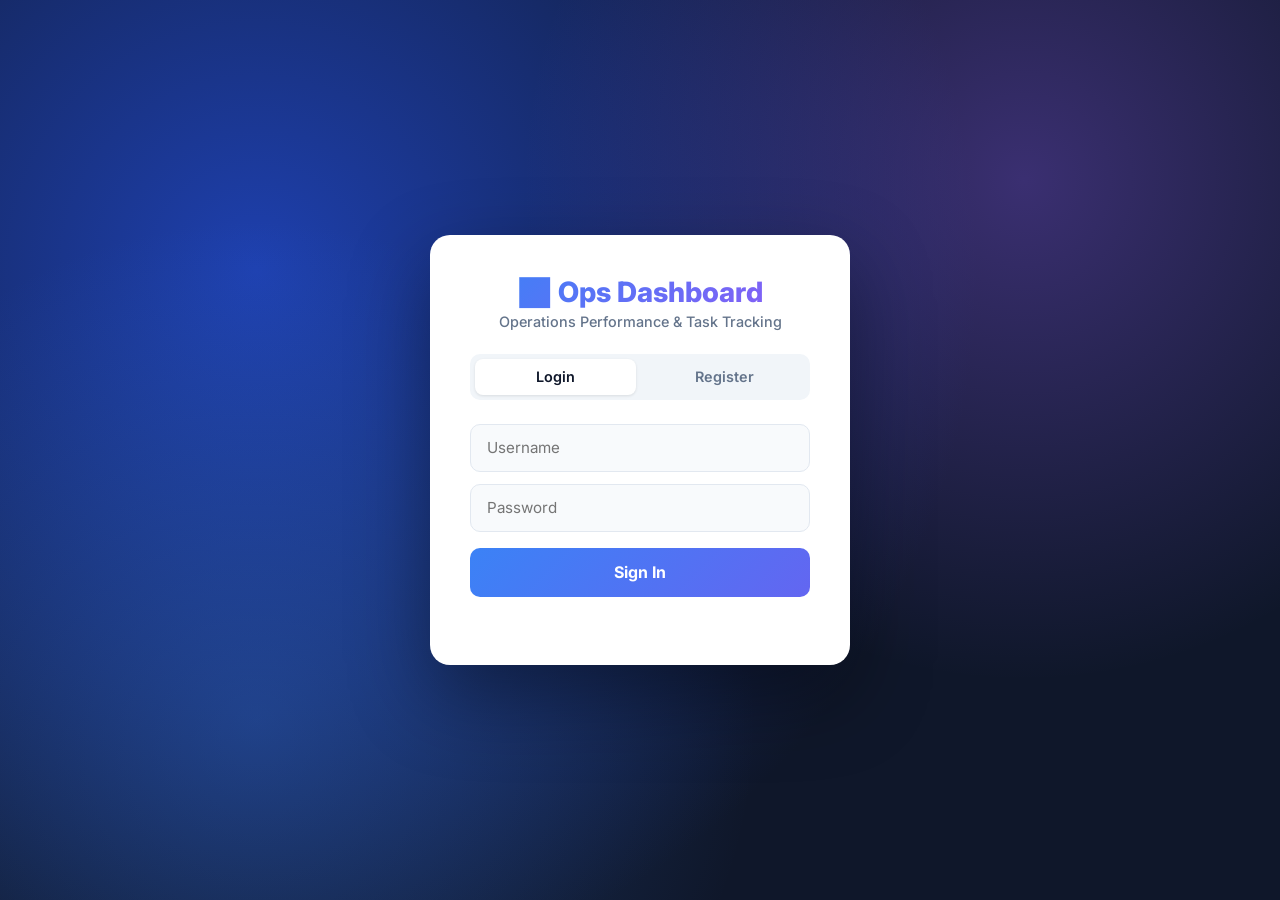
<file: ops-frontend/index.html>
<!DOCTYPE html>
<html lang="en">
<head>
    <meta charset="UTF-8">
    <meta name="viewport" content="width=device-width, initial-scale=1.0">
    <title>Ops Dashboard</title>
    <link rel="stylesheet" href="auth/auth.css">
</head>
<body class="auth-body">

<div class="auth-card">
    <h1>📊 Ops Dashboard</h1>
    <p class="subtitle">Operations Performance & Task Tracking</p>

    <div class="tabs">
        <button class="tab active" onclick="showTab('login', event)">Login</button>
        <button class="tab" onclick="showTab('register', event)">Register</button>
    </div>

    <div id="loginTab">
        <input type="text" id="loginUsername" placeholder="Username" autocomplete="username">
        <input type="password" id="loginPassword" placeholder="Password" autocomplete="current-password">
        <button class="primary" onclick="login()">Sign In</button>
    </div>

    <div id="registerTab" style="display:none">
        <input type="text" id="regFullName" placeholder="Full Name">
        <input type="email" id="regEmail" placeholder="Email">
        <input type="text" id="regUsername" placeholder="Username" autocomplete="username">
        <input type="password" id="regPassword" placeholder="Password" autocomplete="new-password">
        <select id="regRole">
            <option value="EMPLOYEE">Employee</option>
            <option value="MANAGER">Manager</option>
            <option value="ADMIN">Admin</option>
        </select>
        <button class="primary" onclick="register()">Create Account</button>
    </div>

    <p id="errorMsg" class="error"></p>
</div>

<script src="config.js"></script>
<script src="auth/auth.js"></script>
</body>
</html>
</file>
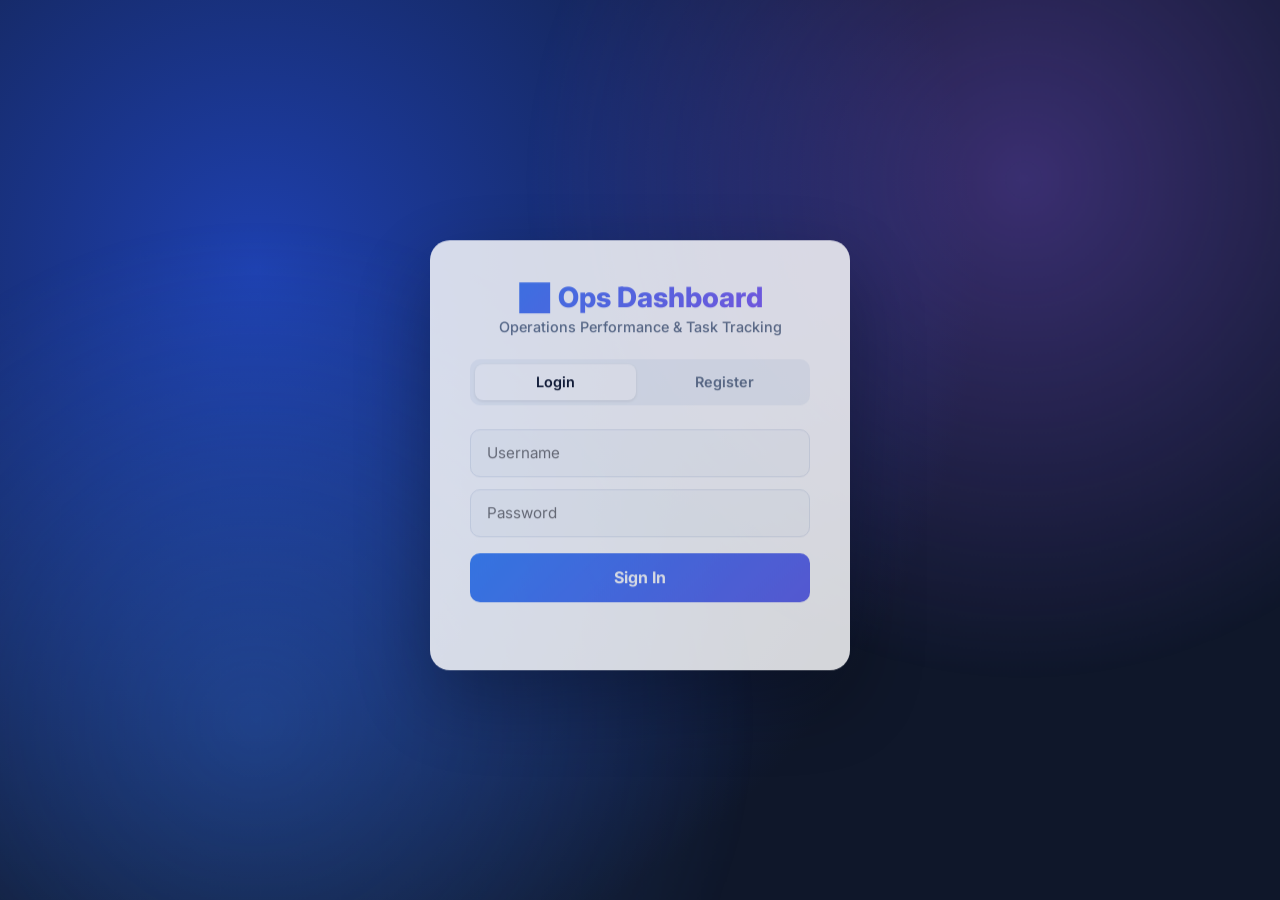
<file: ops-frontend/auth/login.html>
<!DOCTYPE html>
<html>
<head>
    <meta charset="UTF-8">
    <meta http-equiv="refresh" content="0; url=../index.html">
    <title>Redirecting...</title>
</head>
<body>
<p>Redirecting to log in... <a href="../index.html">Click here</a></p>
</body>
</html>
</file>
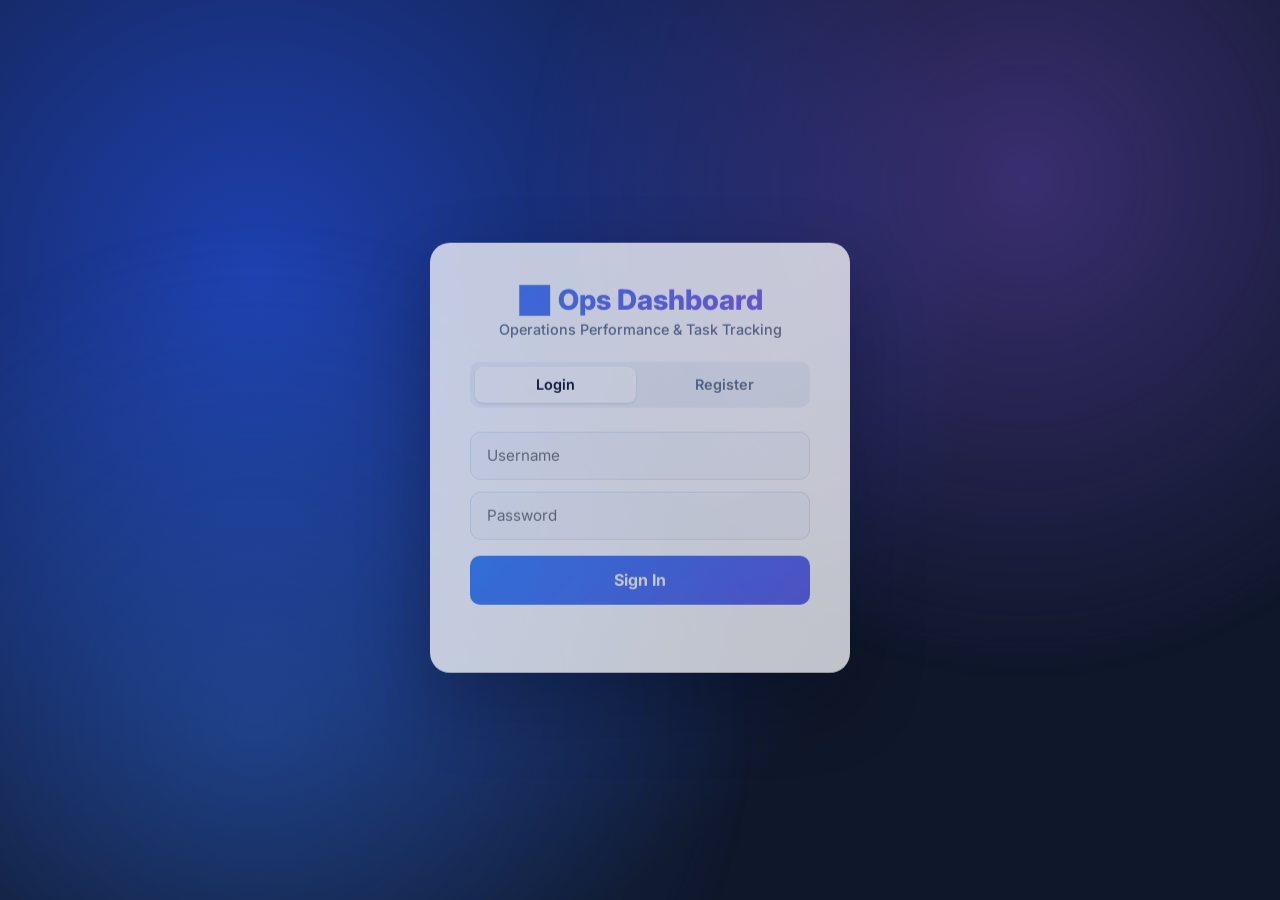
<file: ops-frontend/auth/register.html>
<!DOCTYPE html>
<html>
<head>
    <meta charset="UTF-8">
    <meta http-equiv="refresh" content="0; url=../index.html">
    <title>Redirecting...</title>
</head>
<body>
<p>Redirecting to register... <a href="../index.html">Click here</a></p>
</body>
</html>
</file>
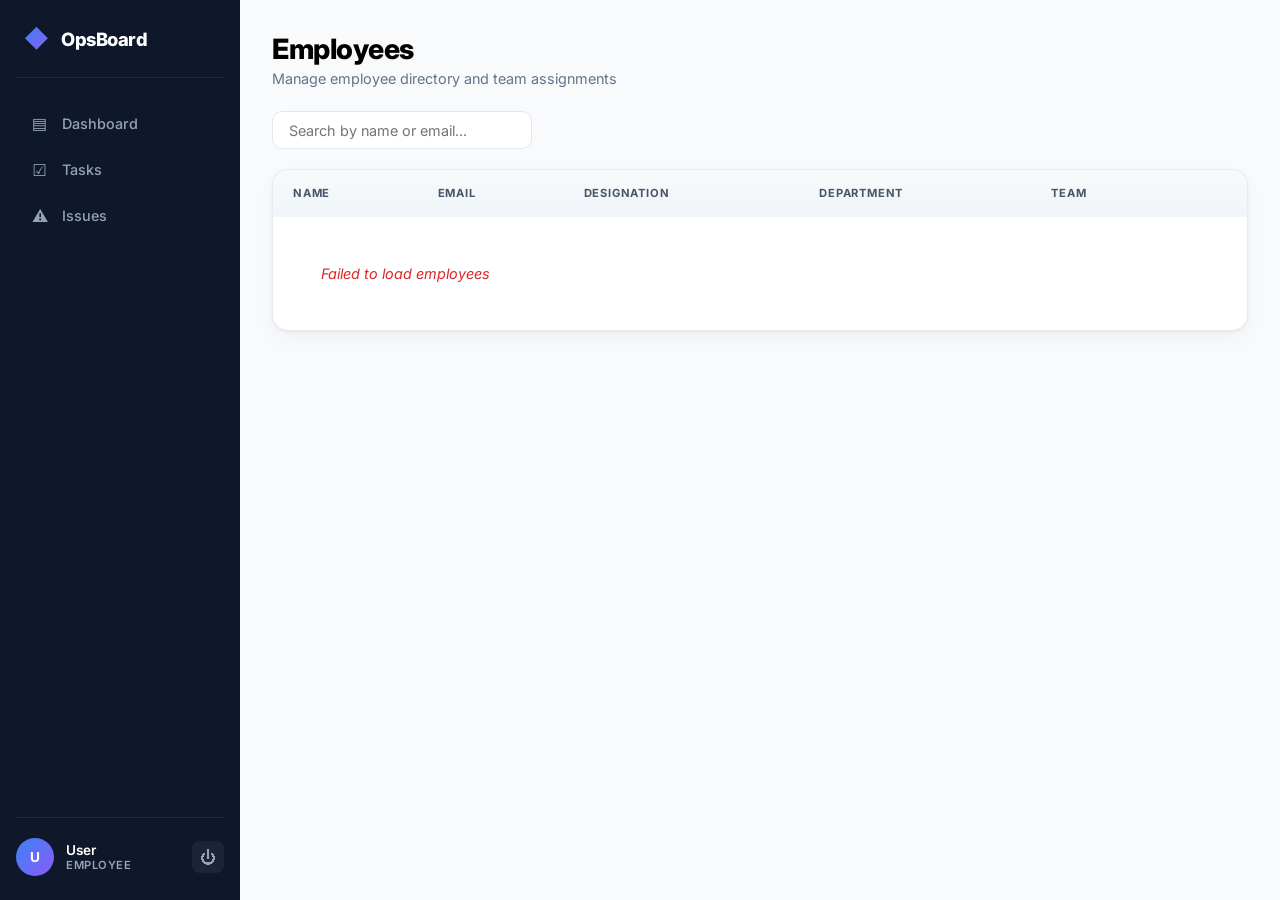
<file: ops-frontend/employees/employees.html>
<!DOCTYPE html>
<html lang="en">
<head>
    <meta charset="UTF-8">
    <meta name="viewport" content="width=device-width, initial-scale=1.0">
    <title>Employees · OpsBoard</title>
    <link rel="stylesheet" href="../dashboard/dashboard.css">
    <link rel="stylesheet" href="../tasks/tasks.css">
</head>
<body class="app-body">

<aside class="sidebar">
    <div class="logo">
        <span class="logo-icon">◆</span>
        <span class="logo-text">OpsBoard</span>
    </div>
    <nav class="nav">
    <a href="../dashboard/dashboard.html" class="nav-item"><span class="nav-icon">▤</span> Dashboard</a>
    <a href="../tasks/tasks.html" class="nav-item"><span class="nav-icon">☑</span> Tasks</a>
    <a href="employees.html" class="nav-item active" data-role="ADMIN"><span class="nav-icon">👤</span> Employees</a>
    <a href="../teams/teams.html" class="nav-item" data-role="ADMIN,MANAGER"><span class="nav-icon">👥</span> Teams</a>
    <a href="../sla/sla.html" class="nav-item" data-role="ADMIN,MANAGER"><span class="nav-icon">⏱</span> SLA</a>
    <a href="../issues/issues.html" class="nav-item"><span class="nav-icon">⚠</span> Issues</a>
    <a href="../escalations/escalations.html" class="nav-item" data-role="ADMIN,MANAGER"><span class="nav-icon">⬆</span> Escalations</a>
    <a href="../reports/reports.html" class="nav-item" data-role="ADMIN,MANAGER"><span class="nav-icon">📊</span> Reports</a>
</nav>
    <div class="sidebar-footer">
        <div class="user-avatar" id="avatarInitials">--</div>
        <div class="user-meta">
            <div class="user-name" id="userLabelSide">Loading...</div>
            <div class="user-role" id="userRoleSide">—</div>
        </div>
        <button class="logout-btn" onclick="Auth.logout()" title="Logout">⏻</button>
    </div>
</aside>

<main class="main">
    <header class="main-header">
        <div>
            <h1>Employees</h1>
            <p class="subtext">Manage employee directory and team assignments</p>
        </div>
        <button class="primary" onclick="openForm()" data-perm="employee.create">+ New Employee</button>
    </header>

    <div class="toolbar">
        <input type="text" id="searchBox" placeholder="Search by name or email..." oninput="filterList()" class="search">
    </div>

    <table class="data-table">
        <thead>
        <tr>
            <th>Name</th>
            <th>Email</th>
            <th>Designation</th>
            <th>Department</th>
            <th>Team</th>
            <th></th>
        </tr>
        </thead>
        <tbody id="employeeBody">
        <tr><td colspan="6" class="loading">Loading employees...</td></tr>
        </tbody>
    </table>
</main>

<div id="employeeModal" class="modal" style="display:none">
    <div class="modal-content">
        <h3 id="modalTitle">New Employee</h3>
        <input id="empId" type="hidden">
        <input id="empFullName" placeholder="Full Name">
        <input id="empEmail" type="email" placeholder="Email">
        <input id="empDesignation" placeholder="Designation (e.g., Software Engineer)">
        <input id="empDepartment" placeholder="Department (e.g., Engineering)">
        <select id="empTeam">
            <option value="">— No Team —</option>
        </select>
        <div class="modal-actions">
            <button class="ghost" onclick="closeForm()">Cancel</button>
            <button class="primary" onclick="saveEmployee()">Save</button>
        </div>
    </div>
</div>

<script src="../config.js"></script>

<script src="employees.js"></script>
</body>
</html>
</file>
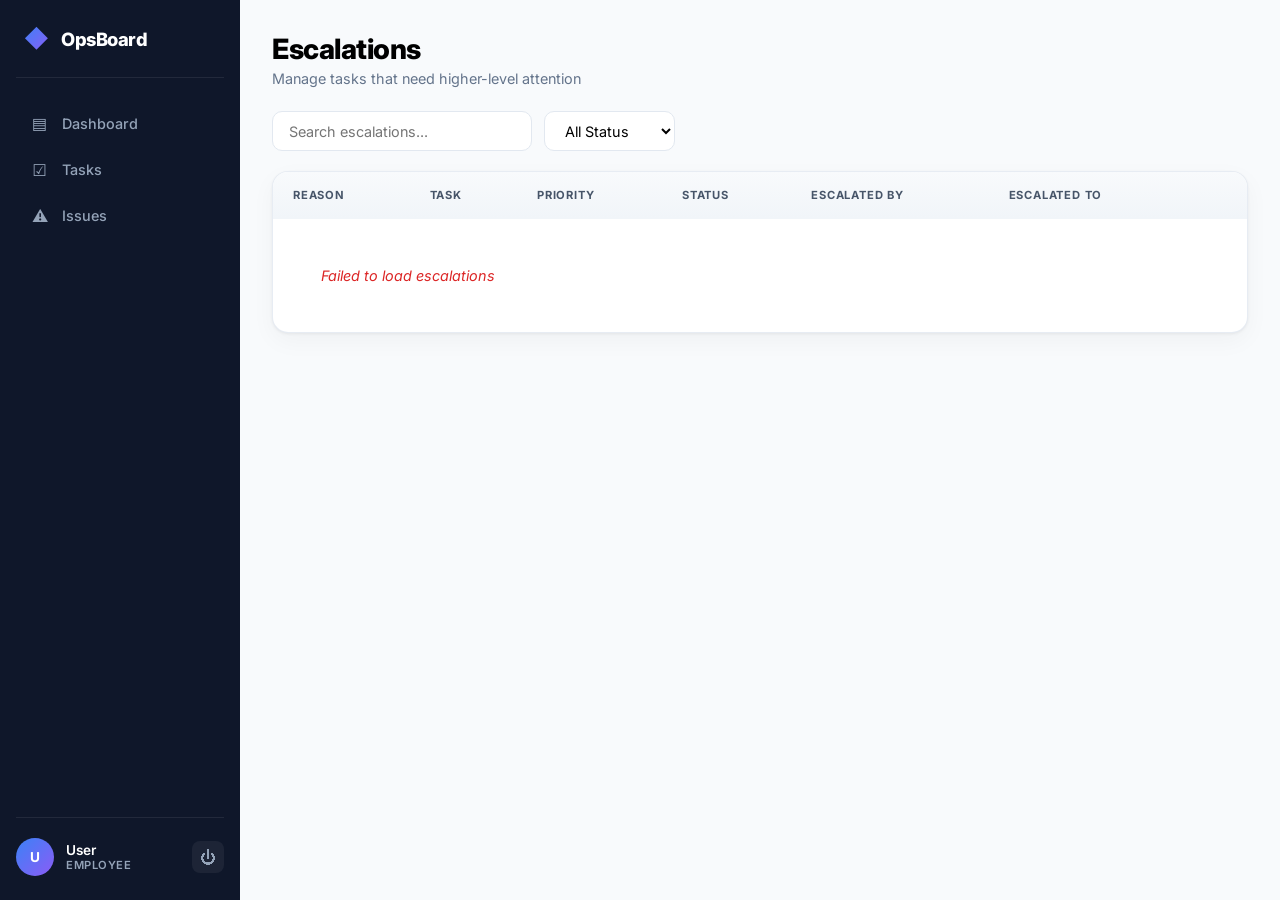
<file: ops-frontend/escalations/escalations.html>
<!DOCTYPE html>
<html lang="en">
<head>
    <meta charset="UTF-8">
    <meta name="viewport" content="width=device-width, initial-scale=1.0">
    <title>Escalations · OpsBoard</title>
    <link rel="stylesheet" href="../dashboard/dashboard.css">
    <link rel="stylesheet" href="../tasks/tasks.css">
    <link rel="stylesheet" href="escalations.css">
</head>
<body class="app-body">

<aside class="sidebar">
    <div class="logo">
        <span class="logo-icon">◆</span>
        <span class="logo-text">OpsBoard</span>
    </div>
    <nav class="nav">
    <a href="../dashboard/dashboard.html" class="nav-item"><span class="nav-icon">▤</span> Dashboard</a>
    <a href="../tasks/tasks.html" class="nav-item"><span class="nav-icon">☑</span> Tasks</a>
    <a href="../employees/employees.html" class="nav-item" data-role="ADMIN"><span class="nav-icon">👤</span> Employees</a>
    <a href="../teams/teams.html" class="nav-item" data-role="ADMIN,MANAGER"><span class="nav-icon">👥</span> Teams</a>
    <a href="../sla/sla.html" class="nav-item" data-role="ADMIN,MANAGER"><span class="nav-icon">⏱</span> SLA</a>
    <a href="../issues/issues.html" class="nav-item"><span class="nav-icon">⚠</span> Issues</a>
    <a href="escalations.html" class="nav-item active" data-role="ADMIN,MANAGER"><span class="nav-icon">⬆</span> Escalations</a>
    <a href="../reports/reports.html" class="nav-item" data-role="ADMIN,MANAGER"><span class="nav-icon">📊</span> Reports</a>
</nav>
    <div class="sidebar-footer">
        <div class="user-avatar" id="avatarInitials">--</div>
        <div class="user-meta">
            <div class="user-name" id="userLabelSide">Loading...</div>
            <div class="user-role" id="userRoleSide">—</div>
        </div>
        <button class="logout-btn" onclick="Auth.logout()" title="Logout">⏻</button>
    </div>
</aside>

<main class="main">
    <header class="main-header">
        <div>
            <h1>Escalations</h1>
            <p class="subtext">Manage tasks that need higher-level attention</p>
        </div>
        <button class="primary" onclick="openForm()" data-perm="escalation.create">+ New Escalation</button>
        
    </header>

    <div class="toolbar">
        <input type="text" id="searchBox" placeholder="Search escalations..." oninput="filterList()" class="search">
        <select id="filterStatus" onchange="filterList()" class="search">
            <option value="">All Status</option>
            <option value="TODO">To Do</option>
            <option value="IN_PROGRESS">In Progress</option>
            <option value="REVIEW">Review</option>
            <option value="DONE">Done</option>
        </select>
    </div>

    <table class="data-table">
        <thead>
        <tr>
            <th>Reason</th>
            <th>Task</th>
            <th>Priority</th>
            <th>Status</th>
            <th>Escalated By</th>
            <th>Escalated To</th>
            <th></th>
        </tr>
        </thead>
        <tbody id="escalationBody">
        <tr><td colspan="7" class="loading">Loading escalations...</td></tr>
        </tbody>
    </table>
</main>

<div id="escalationModal" class="modal" style="display:none">
    <div class="modal-content">
        <h3>New Escalation</h3>
        <textarea id="escReason" placeholder="Reason for escalation"></textarea>
        <div class="row">
            <select id="escPriority">
                <option value="LOW">🟢 Low</option>
                <option value="MEDIUM">🔵 Medium</option>
                <option value="HIGH" selected>🟠 High</option>
                <option value="CRITICAL">🔴 Critical</option>
            </select>
            <select id="escStatus">
                <option value="TODO" selected>To Do</option>
                <option value="IN_PROGRESS">In Progress</option>
                <option value="REVIEW">Review</option>
                <option value="DONE">Done</option>
            </select>
        </div>
        <select id="escTask">
            <option value="">— Select Task —</option>
        </select>
        <select id="escEscalatedBy">
            <option value="">— Escalated By —</option>
        </select>
        <select id="escEscalatedTo">
            <option value="">— Escalated To —</option>
        </select>
        <div class="modal-actions">
            <button class="ghost" onclick="closeForm()">Cancel</button>
            <button class="primary" onclick="saveEscalation()">Save</button>
        </div>
    </div>
</div>
<script src="../config.js"></script>

<script src="escalations.js"></script>
</body>
</html>
</file>
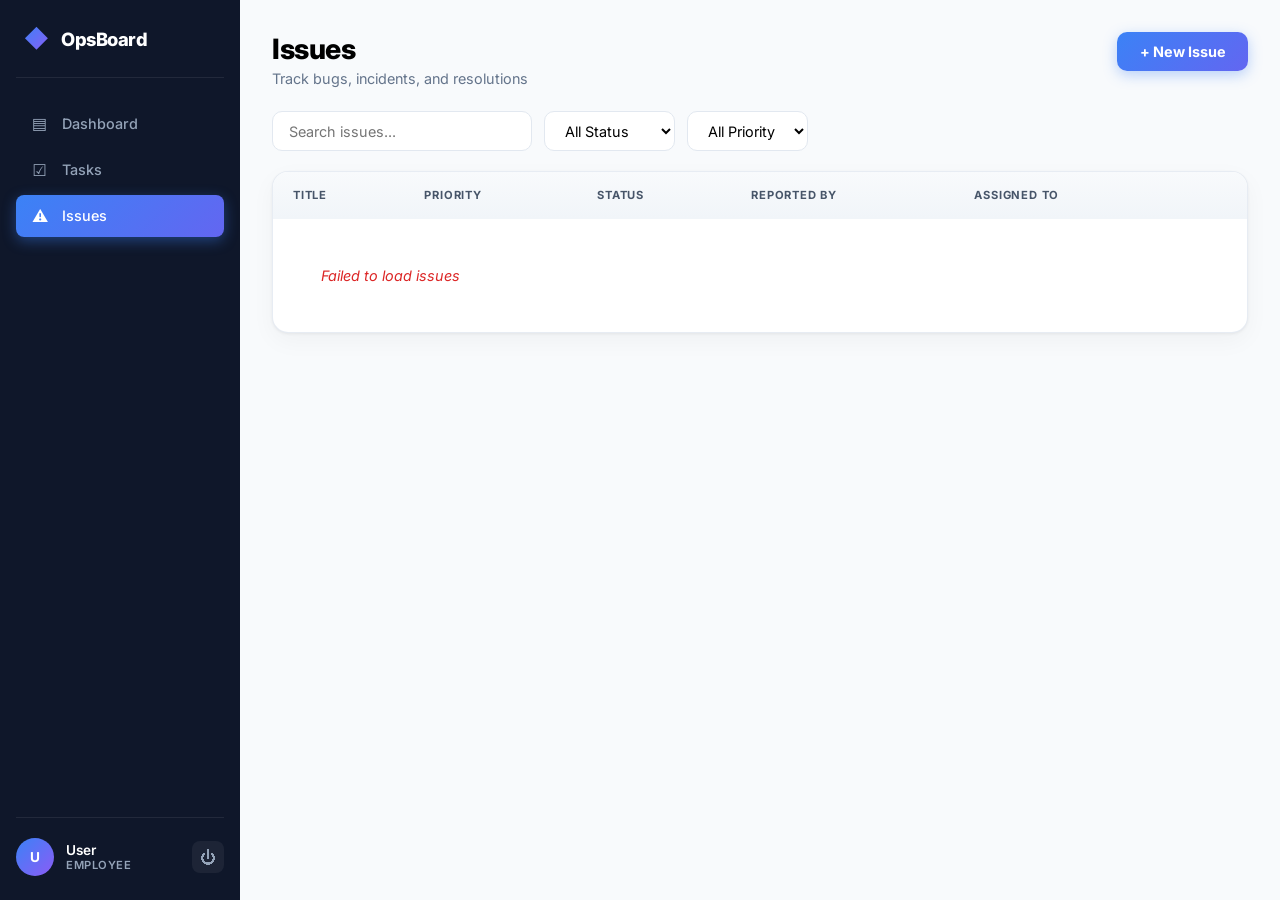
<file: ops-frontend/issues/issues.html>
<!DOCTYPE html>
<html lang="en">
<head>
    <meta charset="UTF-8">
    <meta name="viewport" content="width=device-width, initial-scale=1.0">
    <title>Issues · OpsBoard</title>
    <link rel="stylesheet" href="../dashboard/dashboard.css">
    <link rel="stylesheet" href="../tasks/tasks.css">
    <link rel="stylesheet" href="issues.css">
</head>
<body class="app-body">

<aside class="sidebar">
    <div class="logo">
        <span class="logo-icon">◆</span>
        <span class="logo-text">OpsBoard</span>
    </div>
    <nav class="nav">
    <a href="../dashboard/dashboard.html" class="nav-item"><span class="nav-icon">▤</span> Dashboard</a>
    <a href="../tasks/tasks.html" class="nav-item"><span class="nav-icon">☑</span> Tasks</a>
    <a href="../employees/employees.html" class="nav-item" data-role="ADMIN"><span class="nav-icon">👤</span> Employees</a>
    <a href="../teams/teams.html" class="nav-item" data-role="ADMIN,MANAGER"><span class="nav-icon">👥</span> Teams</a>
    <a href="../sla/sla.html" class="nav-item" data-role="ADMIN,MANAGER"><span class="nav-icon">⏱</span> SLA</a>
    <a href="issues.html" class="nav-item active"><span class="nav-icon">⚠</span> Issues</a>
    <a href="../escalations/escalations.html" class="nav-item" data-role="ADMIN,MANAGER"><span class="nav-icon">⬆</span> Escalations</a>
    <a href="../reports/reports.html" class="nav-item" data-role="ADMIN,MANAGER"><span class="nav-icon">📊</span> Reports</a>
</nav>
    <div class="sidebar-footer">
        <div class="user-avatar" id="avatarInitials">--</div>
        <div class="user-meta">
            <div class="user-name" id="userLabelSide">Loading...</div>
            <div class="user-role" id="userRoleSide">—</div>
        </div>
        <button class="logout-btn" onclick="Auth.logout()" title="Logout">⏻</button>
    </div>
</aside>

<main class="main">
    <header class="main-header">
        <div>
            <h1>Issues</h1>
            <p class="subtext">Track bugs, incidents, and resolutions</p>
        </div>
        <button class="primary" onclick="openForm()" data-perm="issue.create">+ New Issue</button>
    </header>

    <div class="toolbar">
        <input type="text" id="searchBox" placeholder="Search issues..." oninput="filterList()" class="search">
        <select id="filterStatus" onchange="filterList()" class="search">
            <option value="">All Status</option>
            <option value="OPEN">Open</option>
            <option value="IN_PROGRESS">In Progress</option>
            <option value="RESOLVED">Resolved</option>
            <option value="CLOSED">Closed</option>
        </select>
        <select id="filterPriority" onchange="filterList()" class="search">
            <option value="">All Priority</option>
            <option value="LOW">Low</option>
            <option value="MEDIUM">Medium</option>
            <option value="HIGH">High</option>
            <option value="CRITICAL">Critical</option>
        </select>
    </div>

    <table class="data-table">
        <thead>
        <tr>
            <th>Title</th>
            <th>Priority</th>
            <th>Status</th>
            <th>Reported By</th>
            <th>Assigned To</th>
            <th></th>
        </tr>
        </thead>
        <tbody id="issueBody">
        <tr><td colspan="6" class="loading">Loading issues...</td></tr>
        </tbody>
    </table>
</main>

<div id="issueModal" class="modal" style="display:none">
    <div class="modal-content">
        <h3>New Issue</h3>
        <input id="issueTitle" placeholder="Issue title">
        <textarea id="issueDesc" placeholder="Description"></textarea>
        <div class="row">
            <select id="issuePriority">
                <option value="LOW">🟢 Low</option>
                <option value="MEDIUM" selected>🔵 Medium</option>
                <option value="HIGH">🟠 High</option>
                <option value="CRITICAL">🔴 Critical</option>
            </select>
            <select id="issueStatus">
                <option value="OPEN" selected>Open</option>
                <option value="IN_PROGRESS">In Progress</option>
                <option value="RESOLVED">Resolved</option>
                <option value="CLOSED">Closed</option>
            </select>
        </div>
        <select id="issueReportedBy">
            <option value="">— Reported By —</option>
        </select>
        <select id="issueAssignee">
            <option value="">— Assigned To —</option>
        </select>
        <div class="modal-actions">
            <button class="ghost" onclick="closeForm()">Cancel</button>
            <button class="primary" onclick="saveIssue()">Save</button>
        </div>
    </div>
</div>

<script src="../config.js"></script>

<script src="issues.js"></script>
</body>
</html>
</file>
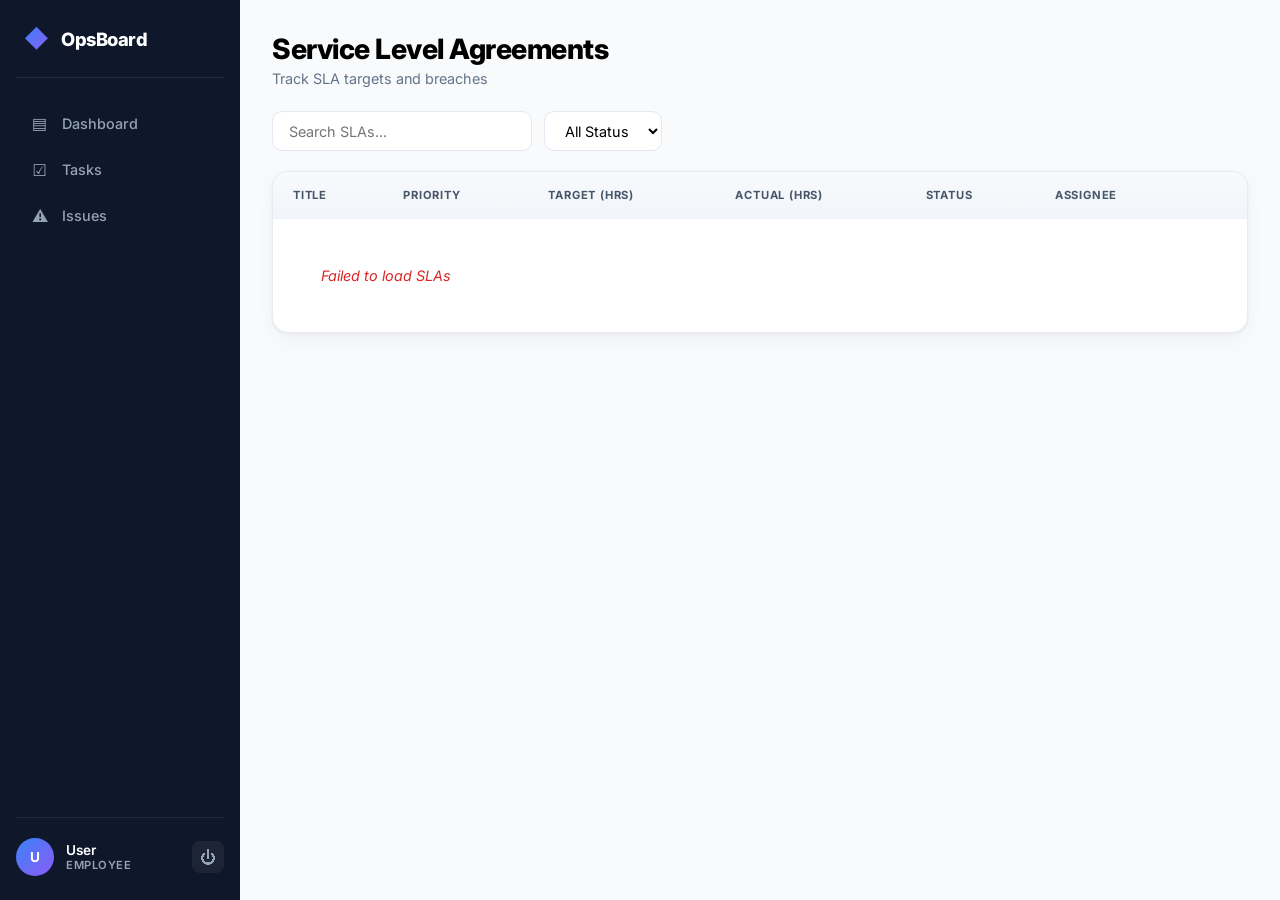
<file: ops-frontend/sla/sla.html>
<!DOCTYPE html>
<html lang="en">
<head>
    <meta charset="UTF-8">
    <meta name="viewport" content="width=device-width, initial-scale=1.0">
    <title>SLA · OpsBoard</title>
    <link rel="stylesheet" href="../dashboard/dashboard.css">
    <link rel="stylesheet" href="../tasks/tasks.css">
</head>
<body class="app-body">

<aside class="sidebar">
    <div class="logo">
        <span class="logo-icon">◆</span>
        <span class="logo-text">OpsBoard</span>
    </div>
    <nav class="nav">
    <a href="../dashboard/dashboard.html" class="nav-item"><span class="nav-icon">▤</span> Dashboard</a>
    <a href="../tasks/tasks.html" class="nav-item"><span class="nav-icon">☑</span> Tasks</a>
    <a href="../employees/employees.html" class="nav-item" data-role="ADMIN"><span class="nav-icon">👤</span> Employees</a>
    <a href="../teams/teams.html" class="nav-item" data-role="ADMIN,MANAGER"><span class="nav-icon">👥</span> Teams</a>
    <a href="sla.html" class="nav-item active" data-role="ADMIN,MANAGER"><span class="nav-icon">⏱</span> SLA</a>
    <a href="../issues/issues.html" class="nav-item"><span class="nav-icon">⚠</span> Issues</a>
    <a href="../escalations/escalations.html" class="nav-item" data-role="ADMIN,MANAGER"><span class="nav-icon">⬆</span> Escalations</a>
    <a href="../reports/reports.html" class="nav-item" data-role="ADMIN,MANAGER"><span class="nav-icon">📊</span> Reports</a>
</nav>
    <div class="sidebar-footer">
        <div class="user-avatar" id="avatarInitials">--</div>
        <div class="user-meta">
            <div class="user-name" id="userLabelSide">Loading...</div>
            <div class="user-role" id="userRoleSide">—</div>
        </div>
        <button class="logout-btn" onclick="Auth.logout()" title="Logout">⏻</button>
    </div>
</aside>

<main class="main">
    <header class="main-header">
        <div>
            <h1>Service Level Agreements</h1>
            <p class="subtext">Track SLA targets and breaches</p>
        </div>
        <button class="primary" onclick="openForm()" data-perm="sla.create">+ New SLA</button>
    </header>

    <div class="toolbar">
        <input type="text" id="searchBox" placeholder="Search SLAs..." oninput="filterList()" class="search">
        <select id="filterStatus" onchange="filterList()" class="search">
            <option value="">All Status</option>
            <option value="ON_TRACK">On Track</option>
            <option value="AT_RISK">At Risk</option>
            <option value="BREACHED">Breached</option>
            <option value="MET">Met</option>
        </select>
    </div>

    <table class="data-table">
        <thead>
        <tr>
            <th>Title</th>
            <th>Priority</th>
            <th>Target (hrs)</th>
            <th>Actual (hrs)</th>
            <th>Status</th>
            <th>Assignee</th>
            <th></th>
        </tr>
        </thead>
        <tbody id="slaBody">
        <tr><td colspan="7" class="loading">Loading SLAs...</td></tr>
        </tbody>
    </table>
</main>

<div id="slaModal" class="modal" style="display:none">
    <div class="modal-content">
        <h3>New SLA Record</h3>
        <input id="slaTitle" placeholder="SLA title">
        <div class="row">
            <select id="slaPriority">
                <option value="LOW">🟢 Low</option>
                <option value="MEDIUM" selected>🔵 Medium</option>
                <option value="HIGH">🟠 High</option>
                <option value="CRITICAL">🔴 Critical</option>
            </select>
            <select id="slaStatus">
                <option value="ON_TRACK" selected>On Track</option>
                <option value="AT_RISK">At Risk</option>
                <option value="BREACHED">Breached</option>
                <option value="MET">Met</option>
            </select>
        </div>
        <div class="row">
            <input id="slaTargetHours" type="number" placeholder="Target hours" min="1">
            <input id="slaActualHours" type="number" placeholder="Actual hours" min="0">
        </div>
        <select id="slaAssignee">
            <option value="">— Unassigned —</option>
        </select>
        <div class="modal-actions">
            <button class="ghost" onclick="closeForm()">Cancel</button>
            <button class="primary" onclick="saveSLA()">Save</button>
        </div>
    </div>
</div>
<script src="../config.js"></script>

<script src="sla.js"></script>
</body>
</html>
</file>
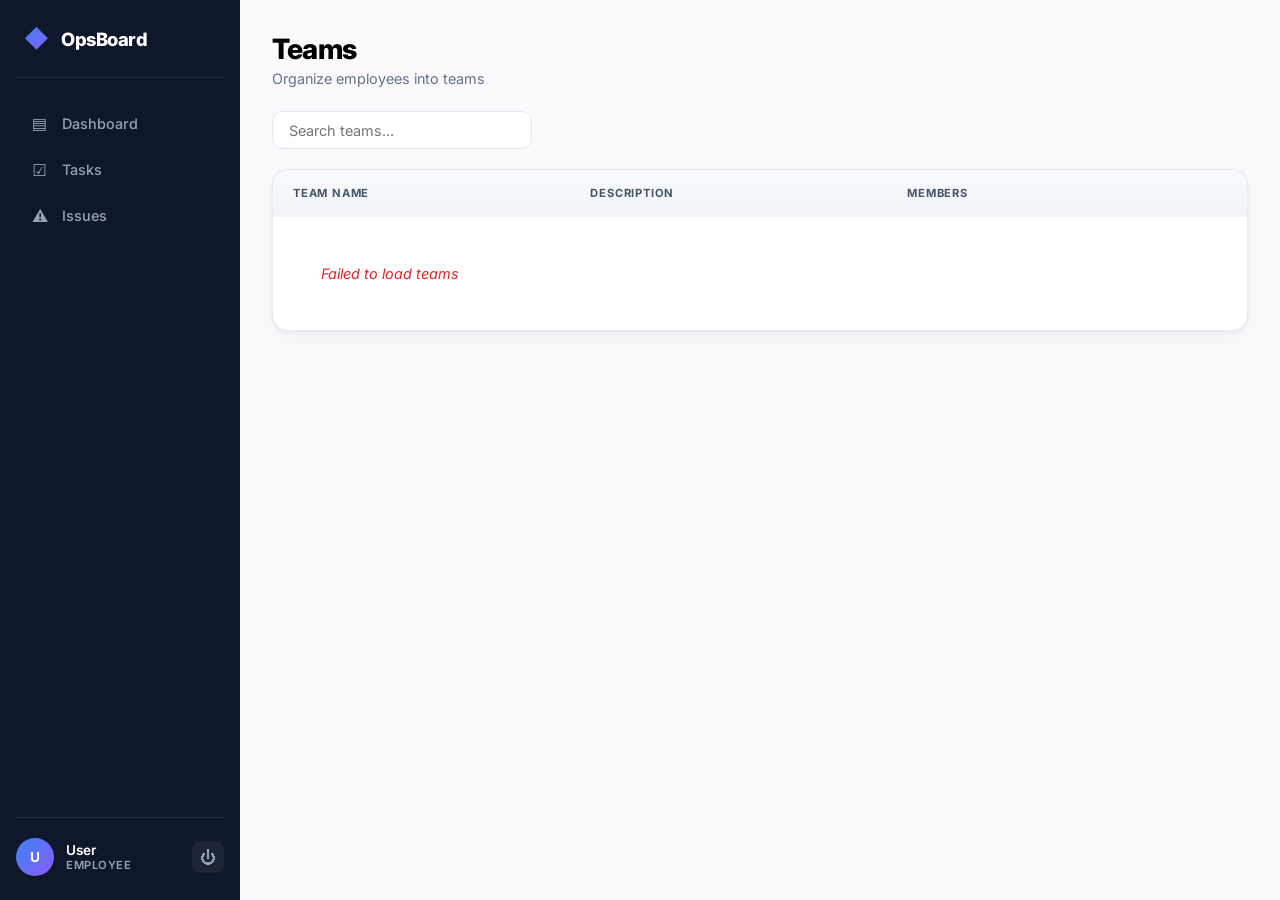
<file: ops-frontend/teams/teams.html>
<!DOCTYPE html>
<html lang="en">
<head>
    <meta charset="UTF-8">
    <meta name="viewport" content="width=device-width, initial-scale=1.0">
    <title>Teams · OpsBoard</title>
    <link rel="stylesheet" href="../dashboard/dashboard.css">
    <link rel="stylesheet" href="../tasks/tasks.css">
</head>
<body class="app-body">

<aside class="sidebar">
    <div class="logo">
        <span class="logo-icon">◆</span>
        <span class="logo-text">OpsBoard</span>
    </div>
    <nav class="nav">
    <a href="../dashboard/dashboard.html" class="nav-item"><span class="nav-icon">▤</span> Dashboard</a>
    <a href="../tasks/tasks.html" class="nav-item"><span class="nav-icon">☑</span> Tasks</a>
    <a href="../employees/employees.html" class="nav-item" data-role="ADMIN"><span class="nav-icon">👤</span> Employees</a>
    <a href="teams.html" class="nav-item active" data-role="ADMIN,MANAGER"><span class="nav-icon">👥</span> Teams</a>
    <a href="../sla/sla.html" class="nav-item" data-role="ADMIN,MANAGER"><span class="nav-icon">⏱</span> SLA</a>
    <a href="../issues/issues.html" class="nav-item"><span class="nav-icon">⚠</span> Issues</a>
    <a href="../escalations/escalations.html" class="nav-item" data-role="ADMIN,MANAGER"><span class="nav-icon">⬆</span> Escalations</a>
    <a href="../reports/reports.html" class="nav-item" data-role="ADMIN,MANAGER"><span class="nav-icon">📊</span> Reports</a>
</nav>
    <div class="sidebar-footer">
        <div class="user-avatar" id="avatarInitials">--</div>
        <div class="user-meta">
            <div class="user-name" id="userLabelSide">Loading...</div>
            <div class="user-role" id="userRoleSide">—</div>
        </div>
        <button class="logout-btn" onclick="Auth.logout()" title="Logout">⏻</button>
    </div>
</aside>

<main class="main">
    <header class="main-header">
        <div>
            <h1>Teams</h1>
            <p class="subtext">Organize employees into teams</p>
        </div>
        <button class="primary" onclick="openForm()" data-perm="team.create">+ New Team</button>
    </header>

    <div class="toolbar">
        <input type="text" id="searchBox" placeholder="Search teams..." oninput="filterList()" class="search">
    </div>

    <table class="data-table">
        <thead>
        <tr>
            <th>Team Name</th>
            <th>Description</th>
            <th>Members</th>
            <th></th>
        </tr>
        </thead>
        <tbody id="teamBody">
        <tr><td colspan="4" class="loading">Loading teams...</td></tr>
        </tbody>
    </table>
</main>

<div id="teamModal" class="modal" style="display:none">
    <div class="modal-content">
        <h3 id="modalTitle">New Team</h3>
        <input id="teamId" type="hidden">
        <input id="teamName" placeholder="Team Name">
        <textarea id="teamDesc" placeholder="Description (optional)"></textarea>
        <div class="modal-actions">
            <button class="ghost" onclick="closeForm()">Cancel</button>
            <button class="primary" onclick="saveTeam()">Save</button>
        </div>
    </div>
</div>

<script src="../config.js"></script>
<script src="teams.js"></script>
</body>
</html>
</file>
<file: ops-frontend/auth/auth.css>
@import url('https://fonts.googleapis.com/css2?family=Inter:wght@400;500;600;700;800&display=swap');

* {
    box-sizing: border-box;
    margin: 0;
    padding: 0;
    font-family: 'Inter', system-ui, sans-serif;
}

.auth-body {
    display: flex;
    align-items: center;
    justify-content: center;
    min-height: 100vh;
    background: radial-gradient(circle at 20% 30%, #1e40af 0%, #0f172a 60%);
    position: relative;
    overflow: hidden;
}

.auth-body::before {
    content: '';
    position: absolute;
    inset: 0;
    background:
        radial-gradient(circle at 80% 20%, rgba(139, 92, 246, .35), transparent 40%),
        radial-gradient(circle at 20% 80%, rgba(59, 130, 246, .3), transparent 40%);
    animation: float 20s ease-in-out infinite alternate;
}

@keyframes float {
    0%   { transform: translate(0, 0) scale(1); }
    100% { transform: translate(30px, -30px) scale(1.05); }
}

.auth-card {
    position: relative;
    background: white;
    padding: 2.5rem;
    border-radius: 20px;
    width: 420px;
    max-width: 92vw;
    box-shadow: 0 30px 80px rgba(0, 0, 0, 0.4);
    animation: slideUp 0.6s cubic-bezier(0.16, 1, 0.3, 1);
}

@keyframes slideUp {
    from { opacity: 0; transform: translateY(30px); }
    to   { opacity: 1; transform: translateY(0); }
}

.auth-card h1 {
    text-align: center;
    font-size: 1.75rem;
    font-weight: 800;
    margin-bottom: 0.25rem;
    background: linear-gradient(135deg, #3b82f6, #8b5cf6);
    -webkit-background-clip: text;
    -webkit-text-fill-color: transparent;
    background-clip: text;
}

.subtitle {
    text-align: center;
    color: #64748b;
    margin-bottom: 1.5rem;
    font-size: 0.9rem;
    font-weight: 500;
}

.tabs {
    display: flex;
    gap: 0.5rem;
    margin-bottom: 1.5rem;
    background: #f1f5f9;
    padding: 0.3rem;
    border-radius: 10px;
}

.tab {
    flex: 1;
    padding: 0.6rem;
    background: transparent;
    border: none;
    border-radius: 8px;
    cursor: pointer;
    font-weight: 600;
    color: #64748b;
    font-size: 0.9rem;
    transition: all 0.2s;
}

.tab.active {
    background: white;
    color: #0f172a;
    box-shadow: 0 1px 3px rgba(0, 0, 0, 0.1);
}

.auth-card input,
.auth-card select {
    width: 100%;
    padding: 0.85rem 1rem;
    margin-bottom: 0.75rem;
    border: 1.5px solid #e2e8f0;
    border-radius: 10px;
    font-size: 0.95rem;
    background: #f8fafc;
    transition: all 0.2s;
}

.auth-card input:focus,
.auth-card select:focus {
    outline: none;
    border-color: #3b82f6;
    background: white;
    box-shadow: 0 0 0 4px rgba(59, 130, 246, 0.12);
}

.primary {
    width: 100%;
    padding: 0.9rem;
    background: linear-gradient(135deg, #3b82f6, #6366f1);
    color: white;
    border: none;
    border-radius: 10px;
    font-weight: 700;
    font-size: 1rem;
    cursor: pointer;
    margin-top: 0.25rem;
    transition: all 0.25s;
}

.primary:hover {
    transform: translateY(-2px);
    box-shadow: 0 10px 25px rgba(59, 130, 246, 0.4);
}

.error {
    color: #dc2626;
    font-size: 0.85rem;
    text-align: center;
    min-height: 1.2em;
    margin-top: 0.75rem;
    font-weight: 500;
}
</file>
<file: ops-frontend/dashboard/dashboard.css>
@import url('https://fonts.googleapis.com/css2?family=Inter:wght@400;500;600;700;800&display=swap');

* { box-sizing: border-box; margin: 0; padding: 0; font-family: 'Inter', system-ui, sans-serif; }

.app-body {
    display: flex;
    min-height: 100vh;
    background: #f8fafc;
}

/* SIDEBAR */
.sidebar {
    width: 240px;
    background: #0f172a;
    color: white;
    display: flex;
    flex-direction: column;
    padding: 1.5rem 1rem;
    position: sticky;
    top: 0;
    height: 100vh;
    flex-shrink: 0;
}

.logo {
    display: flex;
    align-items: center;
    gap: 0.75rem;
    padding: 0 0.5rem 1.5rem;
    border-bottom: 1px solid rgba(255,255,255,0.08);
    margin-bottom: 1.5rem;
}

.logo-icon {
    font-size: 1.5rem;
    background: linear-gradient(135deg, #3b82f6, #8b5cf6);
    -webkit-background-clip: text;
    -webkit-text-fill-color: transparent;
}

.logo-text { font-size: 1.15rem; font-weight: 800; letter-spacing: -0.5px; }

.nav { display: flex; flex-direction: column; gap: 0.25rem; flex: 1; }

.nav-item {
    display: flex;
    align-items: center;
    gap: 0.75rem;
    padding: 0.7rem 0.85rem;
    color: #94a3b8;
    text-decoration: none;
    border-radius: 8px;
    font-size: 0.9rem;
    font-weight: 500;
    transition: all 0.2s;
}

.nav-item:hover {
    background: rgba(255,255,255,0.06);
    color: white;
}

.nav-item.active {
    background: linear-gradient(135deg, #3b82f6, #6366f1);
    color: white;
    box-shadow: 0 4px 14px rgba(59,130,246,0.4);
}

.nav-icon { font-size: 1rem; width: 20px; text-align: center; }

.sidebar-footer {
    display: flex;
    align-items: center;
    gap: 0.75rem;
    padding-top: 1.25rem;
    border-top: 1px solid rgba(255,255,255,0.08);
}

.user-avatar {
    width: 38px; height: 38px;
    border-radius: 50%;
    background: linear-gradient(135deg, #3b82f6, #8b5cf6);
    display: flex;
    align-items: center;
    justify-content: center;
    font-weight: 700;
    font-size: 0.85rem;
    flex-shrink: 0;
}

.user-meta { flex: 1; min-width: 0; }
.user-name { font-size: 0.85rem; font-weight: 600; white-space: nowrap; overflow: hidden; text-overflow: ellipsis; }
.user-role { font-size: 0.7rem; color: #94a3b8; text-transform: uppercase; letter-spacing: 0.5px; font-weight: 600; }

.logout-btn {
    background: rgba(255,255,255,0.06);
    border: none;
    color: #94a3b8;
    width: 32px; height: 32px;
    border-radius: 8px;
    cursor: pointer;
    font-size: 1rem;
    transition: all 0.2s;
}

.logout-btn:hover { background: #dc2626; color: white; }

/* MAIN */
.main { flex: 1; min-width: 0; padding: 2rem; overflow-x: hidden; }

.main-header { margin-bottom: 2rem; }
.main-header h1 { font-size: 1.75rem; font-weight: 800; letter-spacing: -0.5px; margin-bottom: 0.25rem; }
.subtext { color: #64748b; font-size: 0.9rem; }

/* KPI */
.kpi-grid {
    display: grid;
    grid-template-columns: repeat(5, 1fr);
    gap: 1.25rem;
    margin-bottom: 2rem;
}

@media (max-width: 1100px) { .kpi-grid { grid-template-columns: repeat(3, 1fr); } }
@media (max-width: 700px)  { .kpi-grid { grid-template-columns: repeat(2, 1fr); } }

.kpi {
    display: flex;
    align-items: center;
    gap: 1rem;
    background: white;
    padding: 1.25rem;
    border-radius: 16px;
    box-shadow: 0 1px 3px rgba(0,0,0,0.06), 0 8px 24px rgba(0,0,0,0.04);
    border: 1px solid rgba(226,232,240,0.8);
    transition: transform 0.2s;
}

.kpi:hover { transform: translateY(-4px); }

.kpi-purple {
    background: linear-gradient(135deg, #3b82f6 0%, #8b5cf6 100%);
    color: white;
    border: none;
}

.kpi-purple h3 { color: rgba(255,255,255,0.85) !important; }

.kpi-icon {
    width: 48px; height: 48px;
    border-radius: 12px;
    display: flex;
    align-items: center;
    justify-content: center;
    font-size: 1.4rem;
    flex-shrink: 0;
    font-weight: 700;
}

.kpi h3 {
    font-size: 0.7rem;
    color: #64748b;
    text-transform: uppercase;
    letter-spacing: 0.8px;
    font-weight: 700;
    margin-bottom: 0.25rem;
}

.kpi span { font-size: 1.75rem; font-weight: 800; letter-spacing: -1px; color: #0f172a; }
.kpi-purple span { color: white; }

/* CHARTS */
.charts {
    display: grid;
    grid-template-columns: 1fr 1.5fr;
    gap: 1.5rem;
}

@media (max-width: 900px) { .charts { grid-template-columns: 1fr; } }

.chart-card {
    background: white;
    padding: 1.75rem;
    border-radius: 16px;
    box-shadow: 0 1px 3px rgba(0,0,0,0.06), 0 8px 24px rgba(0,0,0,0.04);
    border: 1px solid rgba(226,232,240,0.8);
}

.chart-card h3 {
    font-size: 1rem;
    margin-bottom: 1.25rem;
    color: #0f172a;
    font-weight: 700;
    display: flex;
    align-items: center;
    gap: 0.5rem;
}

.chart-card h3::before {
    content: '';
    width: 4px; height: 18px;
    background: linear-gradient(180deg, #3b82f6, #8b5cf6);
    border-radius: 2px;
}

.chart-wrap { position: relative; height: 280px; }
</file>
<file: ops-frontend/tasks/tasks.css>
.main-header {
    display: flex;
    justify-content: space-between;
    align-items: flex-start;
    margin-bottom: 1.5rem;
    gap: 1rem;
    flex-wrap: wrap;
}

.primary {
    background: linear-gradient(135deg, #3b82f6, #6366f1);
    color: white;
    border: none;
    padding: 0.7rem 1.4rem;
    border-radius: 10px;
    cursor: pointer;
    font-weight: 700;
    font-size: 0.9rem;
    transition: all 0.25s;
    box-shadow: 0 4px 14px rgba(59,130,246,0.35);
}

.primary:hover {
    transform: translateY(-2px);
    box-shadow: 0 8px 22px rgba(59,130,246,0.5);
}

.ghost {
    background: #f1f5f9;
    color: #475569;
    border: 1.5px solid #e2e8f0;
    padding: 0.6rem 1.2rem;
    border-radius: 8px;
    cursor: pointer;
    font-weight: 600;
    font-size: 0.9rem;
}

.ghost:hover { background: #e2e8f0; }

.toolbar {
    display: flex;
    gap: 0.75rem;
    margin-bottom: 1.25rem;
    flex-wrap: wrap;
}

.search {
    padding: 0.6rem 1rem;
    border: 1.5px solid #e2e8f0;
    border-radius: 10px;
    font-size: 0.9rem;
    font-family: inherit;
    background: white;
    transition: all 0.2s;
}

.search:focus {
    outline: none;
    border-color: #3b82f6;
    box-shadow: 0 0 0 4px rgba(59,130,246,0.12);
}

#searchBox { width: 260px; }

.data-table {
    width: 100%;
    background: white;
    border-radius: 16px;
    border-collapse: separate;
    border-spacing: 0;
    overflow: hidden;
    box-shadow: 0 1px 3px rgba(0,0,0,0.06), 0 8px 24px rgba(0,0,0,0.04);
    border: 1px solid rgba(226,232,240,0.8);
}

.data-table th, .data-table td {
    padding: 1rem 1.25rem;
    text-align: left;
    border-bottom: 1px solid #f1f5f9;
    font-size: 0.9rem;
}

.data-table th {
    background: linear-gradient(180deg, #f8fafc, #f1f5f9);
    color: #475569;
    font-weight: 700;
    font-size: 0.7rem;
    text-transform: uppercase;
    letter-spacing: 0.8px;
}

.data-table tr:last-child td { border-bottom: none; }
.data-table tbody tr { transition: background 0.15s; }
.data-table tbody tr:hover td { background: #f8fafc; }

.loading {
    text-align: center;
    color: #94a3b8;
    padding: 3rem !important;
    font-style: italic;
}

/* BADGES */
.badge {
    display: inline-block;
    padding: 0.3rem 0.75rem;
    border-radius: 999px;
    font-size: 0.68rem;
    font-weight: 700;
    text-transform: uppercase;
    letter-spacing: 0.5px;
}

.badge.TODO        { background: #e2e8f0; color: #475569; }
.badge.IN_PROGRESS { background: #dbeafe; color: #1d4ed8; }
.badge.REVIEW      { background: #fef3c7; color: #a16207; }
.badge.DONE        { background: #d1fae5; color: #047857; }

.badge.LOW      { background: #f1f5f9; color: #64748b; }
.badge.MEDIUM   { background: #e0e7ff; color: #4338ca; }
.badge.HIGH     { background: #fed7aa; color: #c2410c; }
.badge.CRITICAL { background: #fecaca; color: #b91c1c; }

.action-btn {
    background: transparent;
    border: 1.5px solid transparent;
    cursor: pointer;
    padding: 0.35rem 0.6rem;
    border-radius: 6px;
    font-weight: 600;
    font-size: 0.85rem;
    margin-right: 0.25rem;
}

.action-btn.edit { color: #3b82f6; }
.action-btn.edit:hover { background: #dbeafe; border-color: #bfdbfe; }

.action-btn.delete { color: #dc2626; }
.action-btn.delete:hover { background: #fee2e2; border-color: #fecaca; }

/* MODAL */
.modal {
    position: fixed;
    inset: 0;
    background: rgba(15,23,42,0.65);
    backdrop-filter: blur(4px);
    display: flex;
    align-items: center;
    justify-content: center;
    z-index: 100;
    animation: fadeIn 0.2s;
}

@keyframes fadeIn { from { opacity: 0; } to { opacity: 1; } }

.modal-content {
    background: white;
    padding: 2rem;
    border-radius: 16px;
    width: 520px;
    max-width: 92vw;
    max-height: 90vh;
    overflow-y: auto;
    box-shadow: 0 30px 80px rgba(0,0,0,0.4);
    animation: slideUp 0.3s cubic-bezier(0.16, 1, 0.3, 1);
}

@keyframes slideUp { from { opacity: 0; transform: translateY(30px); } to { opacity: 1; transform: translateY(0); } }

.modal-content h3 { margin-bottom: 1.25rem; font-size: 1.2rem; font-weight: 700; }

.modal-content input,
.modal-content textarea,
.modal-content select {
    width: 100%;
    padding: 0.85rem 1rem;
    margin-bottom: 0.85rem;
    border: 1.5px solid #e2e8f0;
    border-radius: 10px;
    font-size: 0.95rem;
    font-family: inherit;
    background: #f8fafc;
    transition: all 0.2s;
}

.modal-content input:focus,
.modal-content textarea:focus,
.modal-content select:focus {
    outline: none;
    border-color: #3b82f6;
    background: white;
    box-shadow: 0 0 0 4px rgba(59,130,246,0.12);
}

.modal-content textarea { min-height: 80px; resize: vertical; }

.row { display: grid; grid-template-columns: 1fr 1fr; gap: 0.75rem; }

.modal-actions {
    display: flex;
    justify-content: flex-end;
    gap: 0.75rem;
    margin-top: 0.75rem;
}
</file>
<file: ops-frontend/escalations/escalations.css>
/* Escalations module uses shared styles from tasks.css and dashboard.css. */

.main-header {
    display: flex;
    justify-content: space-between;
    align-items: flex-start;
    margin-bottom: 1.5rem;
    gap: 1rem;
    flex-wrap: wrap;
}

.escalation-reason {
    max-width: 280px;
    display: inline-block;
    white-space: nowrap;
    overflow: hidden;
    text-overflow: ellipsis;
}
</file>
<file: ops-frontend/issues/issues.css>
/* Issues module uses shared styles from tasks.css and dashboard.css. */

.main-header {
    display: flex;
    justify-content: space-between;
    align-items: flex-start;
    margin-bottom: 1.5rem;
    gap: 1rem;
    flex-wrap: wrap;
}

.badge.OPEN        { background: #fee2e2; color: #b91c1c; }
.badge.IN_PROGRESS { background: #fef3c7; color: #a16207; }
.badge.RESOLVED    { background: #d1fae5; color: #047857; }
.badge.CLOSED      { background: #e2e8f0; color: #475569; }
</file>
